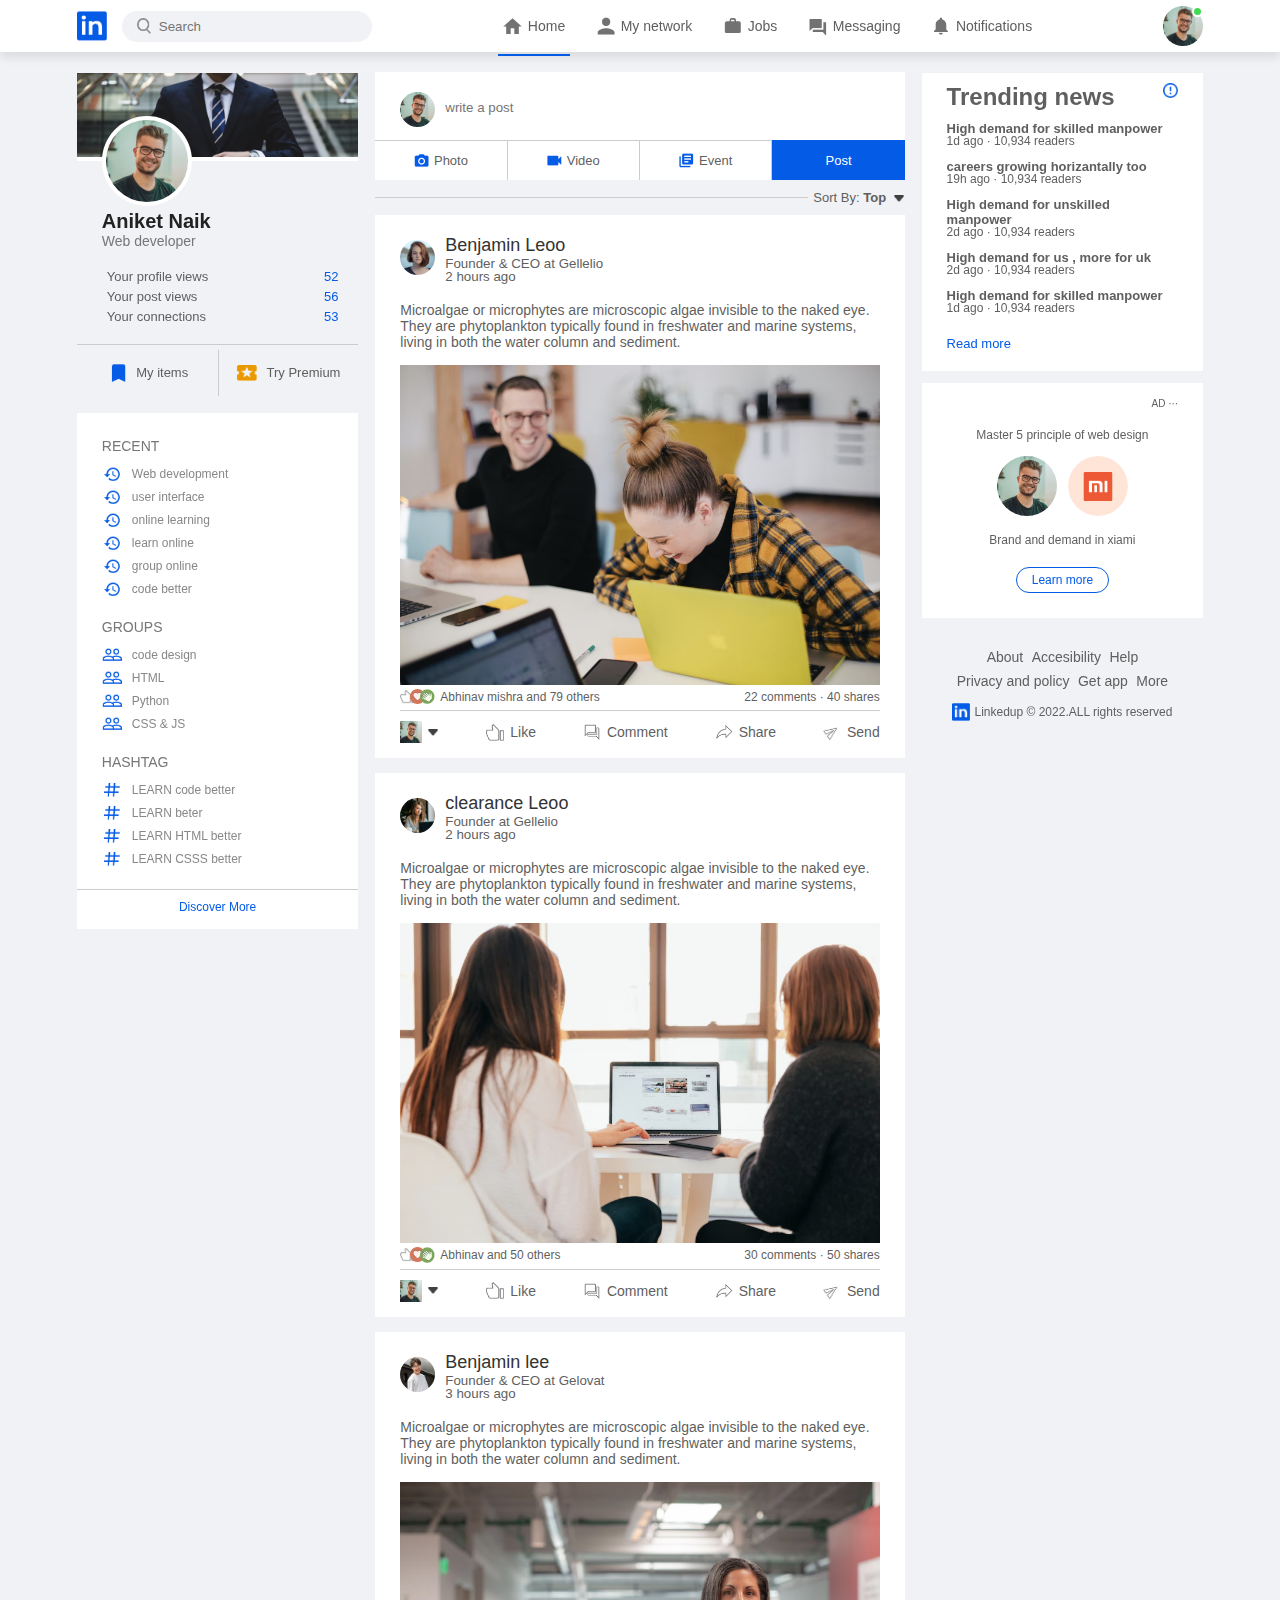
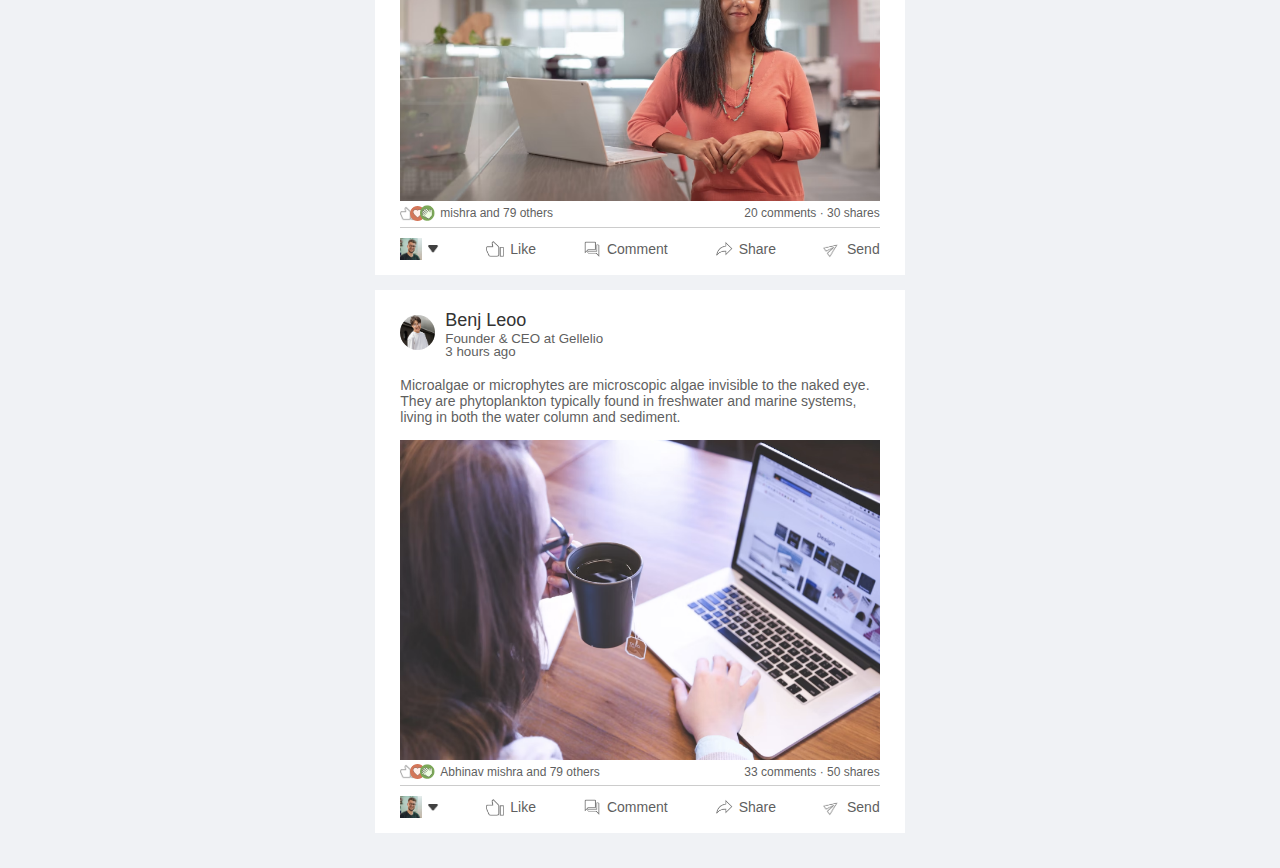
<file: index.html>
<!DOCTYPE html>
<html lang="en">
<head>
    <meta charset="UTF-8">
    <meta name="viewport" content="width=device-width, initial-scale=1.0">
    <title>Linkedin Clone</title>
    <link rel="stylesheet" href="style.css">
</head>
<body>
    <nav class="navbar">
        <div class="navbar-left">
            <a href="index.html" class="logo"><img src="logo.png " ></a>
            <div class="search-box">
                <img src="search.png" >
                <input type="text" placeholder="Search">
            </div>
        </div>
        <div class="navbar-centre">
            <ul>
                <li><a href="#" class="active-link"><img src="home.png"><span>Home</span></a></li>
                <li><a href="#"><img src="network.png"><span>My network</span></a></li>
                <li><a href="#"><img src="jobs.png"><span>Jobs</span></a></li>
                <li><a href="#"><img src="message.png"><span>Messaging</span></a></li>
                <li><a href="#"><img src="notification.png"><span>Notifications</span></a></li>

            </ul>
        </div>
        <div class="navbar-right">
            <div class="online">
                <img src="user-1.png" class="nav-profile-img"  onclick="toggleMenu()">
            </div>
        </div>
        <!--Profile dropdown-->
        <div class="profile-menu-wrap" id="profileMenu">
            <div class="profile-menu">
                <div class="user-info">
                    <img src="user-1.png" >
                    <div>
                        <h3>Aniket naik</h3>
                        <a href="index1.html"> See your profile</a>
                    </div>
                </div>
                <hr>
                <a href="#" class="profile-menu-link">
                    <img src="feedback.png">
                    <p>Give Feedback</p>
                    <span>></span>
                </a>

                <a href="#" class="profile-menu-link">
                    <img src="setting.png">
                    <p>Privacy & policy</p>
                    <span>></span>
                </a>

                <a href="#" class="profile-menu-link">
                    <img src="help.png">
                    <p>Help & Support</p>
                    <span>></span>
                </a>
                
                <a href="#" class="profile-menu-link">
                    <img src="display.png">
                    <p>Display & Accessibility</p>
                    <span>></span>
                </a>

                <a href="#" class="profile-menu-link">
                    <img src="logout.png">
                    <p>logout</p>
                    <span>></span>
                </a>
            </div>

        </div>
    </nav>
    
<!----_ _ _ _ _ navbar end _ _ _ _ _ _ _ -->
<div class="container">
    <!-- left-sidebar-->
    <div class="left-sidebar">
        <div class="sidebar-profile-box">
            <img src="cover-pic.png" width="100%">
        </div>
        <div class="sidebar-profile-info">
            <img src="user-1.png">
            <h1>Aniket Naik</h1>
            <h3>Web developer</h3>
            <ul>
                <li>Your profile views<span>52</span></li>
                <li>Your post  views<span>56</span></li>
                <li>Your connections<span>53</span></li>
            </ul>
        </div>
        <div class="sidebar-profile-link">
            <a href="#"><img src="items.png">My items</a>
            <a href="#"><img src="premium.png">Try Premium</a>
        </div>
        <div class="sidebar-activity" id="sidebarActivity">
            <h3>RECENT</h3>
            <a href="#"><img src="recent.png">Web development</a>
            <a href="#"><img src="recent.png">user interface</a>
            <a href="#"><img src="recent.png">online learning</a>
            <a href="#"><img src="recent.png">learn online</a>
            <a href="#"><img src="recent.png">group online</a>
            <a href="#"><img src="recent.png">code better</a>
            <h3>GROUPS</h3>
            <a href="#"><img src="group.png">code design</a>
            <a href="#"><img src="group.png">HTML</a>
            <a href="#"><img src="group.png">Python</a>
            <a href="#"><img src="group.png">CSS & JS</a>
            <h3>HASHTAG</h3>
            <a href="#"><img src="hashtag.png"> LEARN code better</a>
            <a href="#"><img src="hashtag.png"> LEARN  beter</a>
            <a href="#"><img src="hashtag.png"> LEARN  HTML better</a>
            <a href="#"><img src="hashtag.png"> LEARN CSSS better</a>
            <div class="discover-more">
                <a href="#">Discover More</a>
            </div>


        </div>
        <p id="show-more" onclick="toggleActivity()">Show More <b>+</b></p>
    </div>
<!-- main content-->
    <div class="main-content">
         <div class="create-post">
            <div class="create-post-input">
                <img src="user-1.png">
                <textarea rows="2" placeholder="write a post"></textarea>
             </div>
            <div class="create-post-link">
                <li><img src="photo.png" >Photo</li>
                <li><img src="video.png" >Video</li>
                <li><img src="event.png" >Event</li>
                <li>Post </li>

            </div> 
    </div>
    <div class="sort-by">
        <hr>
        <p>Sort By: <span>Top <img src="down-arrow.png"></span></p>
    </div>
    <div class="post">
        <div class="post-author">
            <img src="user-3.png" >
            <div>
                <h1>Benjamin Leoo</h1>
                <small>Founder & CEO at Gellelio</small>
                <small>2 hours ago </small>
            </div>
        </div>
        <p>Microalgae or microphytes are microscopic algae invisible to the naked eye. They are phytoplankton typically found in freshwater and marine systems, living in both the water column and sediment.</p>
        <img src="post-image-1.png" width="100%">
        <div class="post-stats">
            <div>
                <img src="thumbsup.png" >
                <img src="love.png" >
                <img src="clap.png" >
                <span class="liked-user"> Abhinav mishra and 79 others</span>
            </div>
            <div>
                <span>22 comments &middot; 40 shares</span>
            </div>
        </div>
        <div class="post-activity">
            <div>
            <img src="user-1.png" class="post-activity-user-icon">
            <img src="down-arrow.png" class="post-activity-arrow-icon">
            </div>
            <div class="post-activity-link">
                <img src="like.png" >
                <span>Like</span>
            </div>
            <div class="post-activity-link">
                <img src="comment.png" >
                <span>Comment</span>
            </div>
            <div class="post-activity-link">
                <img src="share.png" >
                <span>Share</span>
            </div >
            <div class="post-activity-link">
                <img src="send.png" >
                <span>Send</span>
            </div>



        </div>

    </div>
    <div class="post">
        <div class="post-author">
            <img src="user-4.png" >
            <div>
                <h1>clearance Leoo</h1>
                <small>Founder  at Gellelio</small>
                <small>2 hours ago </small>
            </div>
        </div>
        <p>Microalgae or microphytes are microscopic algae invisible to the naked eye. They are phytoplankton typically found in freshwater and marine systems, living in both the water column and sediment.</p>
        <img src="post-image-2.png" width="100%">
        <div class="post-stats">
            <div>
                <img src="thumbsup.png" >
                <img src="love.png" >
                <img src="clap.png" >
                <span class="liked-user"> Abhinav and 50 others</span>
            </div>
            <div>
                <span>30 comments &middot; 50 shares</span>
            </div>
        </div>
        <div class="post-activity">
            <div>
            <img src="user-1.png" class="post-activity-user-icon">
            <img src="down-arrow.png" class="post-activity-arrow-icon">
            </div>
            <div class="post-activity-link">
                <img src="like.png" >
                <span>Like</span>
            </div>
            <div class="post-activity-link">
                <img src="comment.png" >
                <span>Comment</span>
            </div>
            <div class="post-activity-link">
                <img src="share.png" >
                <span>Share</span>
            </div >
            <div class="post-activity-link">
                <img src="send.png" >
                <span>Send</span>
            </div>
         </div>

    </div>
    <div class="post">
        <div class="post-author">
            <img src="user-5.png" >
            <div>
                <h1>Benjamin lee</h1>
                <small>Founder & CEO at Gelovat</small>
                <small>3 hours ago </small>
            </div>
        </div>
        <p>Microalgae or microphytes are microscopic algae invisible to the naked eye. They are phytoplankton typically found in freshwater and marine systems, living in both the water column and sediment.</p>
        <img src="post-image-3.png" width="100%">
        <div class="post-stats">
            <div>
                <img src="thumbsup.png" >
                <img src="love.png" >
                <img src="clap.png" >
                <span class="liked-user">  mishra and 79 others</span>
            </div>
            <div>
                <span>20 comments &middot; 30 shares</span>
            </div>
        </div>
        <div class="post-activity">
            <div>
            <img src="user-1.png" class="post-activity-user-icon">
            <img src="down-arrow.png" class="post-activity-arrow-icon">
            </div>
            <div class="post-activity-link">
                <img src="like.png" >
                <span>Like</span>
            </div>
            <div class="post-activity-link">
                <img src="comment.png" >
                <span>Comment</span>
            </div>
            <div class="post-activity-link">
                <img src="share.png" >
                <span>Share</span>
            </div >
            <div class="post-activity-link">
                <img src="send.png" >
                <span>Send</span>
            </div>



        </div>

    </div>
    <div class="post">
        <div class="post-author">
            <img src="user-5.png" >
            <div>
                <h1>Benj Leoo</h1>
                <small>Founder & CEO at Gellelio</small>
                <small>3 hours ago </small>
            </div>
        </div>
        <p>Microalgae or microphytes are microscopic algae invisible to the naked eye. They are phytoplankton typically found in freshwater and marine systems, living in both the water column and sediment.</p>
        <img src="post-image-4.png" width="100%">
        <div class="post-stats">
            <div>
                <img src="thumbsup.png" >
                <img src="love.png" >
                <img src="clap.png" >
                <span class="liked-user"> Abhinav mishra and 79 others</span>
            </div>
            <div>
                <span>33 comments &middot; 50 shares</span>
            </div>
        </div>
        <div class="post-activity">
            <div>
            <img src="user-1.png" class="post-activity-user-icon">
            <img src="down-arrow.png" class="post-activity-arrow-icon">
            </div>
            <div class="post-activity-link">
                <img src="like.png" >
                <span>Like</span>
            </div>
            <div class="post-activity-link">
                <img src="comment.png" >
                <span>Comment</span>
            </div>
            <div class="post-activity-link">
                <img src="share.png" >
                <span>Share</span>
            </div >
            <div class="post-activity-link">
                <img src="send.png" >
                <span>Send</span>
            </div>



        </div>

    </div>
 </div>



    <!-- right-sidebar-->
    <div class="right-sidebar">
        <div class="sidebar-news">
            <img src="more.png" class="info-icon">
            <h2>Trending news</h3>
            <a href="#">High demand for skilled manpower</a>
            <span>1d ago  &middot; 10,934 readers</span>
            
            <a href="#">careers growing horizantally too</a>
            <span>19h ago &middot; 10,934 readers</span>

            <a href="#">High demand for unskilled manpower</a>
            <span>2d ago &middot; 10,934 readers</span>

            
            <a href="#">High demand for us , more for uk </a>
            <span>2d ago &middot; 10,934 readers</span>
            
            <a href="#">High demand for skilled manpower</a>
            <span>1d ago &middot; 10,934 readers</span>

            <a href="#" class="read-more">Read more</a>
        </div>
        <div class="sidebar-ads">
            <small>AD &middot;&middot;&middot;</small>
            <p>Master 5 principle of web design</p>
            <div>
                <img src="user-1.png" >
                <img src="mi-logo.png" >
            </div>
            <b>Brand and demand in xiami</b>
            <a href="#" class="ad-link">Learn more</a>
        </div>
        <div class="sidebar-useful-links">
            <a href="#">About</a>
            <a href="#">Accesibility</a>
            <a href="#">Help</a>
            <a href="#">Privacy and policy</a>
            <a href="#">Get app</a>
            <a href="#">More</a>

            <div class="copyright-msg">
                <img src="logo.png" >
                <p>Linkedup &#169; 2022.ALL rights  reserved</p>
            </div>
        </div>
    </div>

</div>

    <script>
        let profileMenu = document.getElementById("profileMenu");
        function toggleMenu() {
            profileMenu.classList.toggle("open-menu");
        }

        let sideActivity =document.getElementById("sidebarActivity")
        let showmore =document.getElementById("show-more")
        function toggleActivity(){
            sideActivity.classList.toggle("open-activity");
        }

    </script>
</body>
</html>
</file>
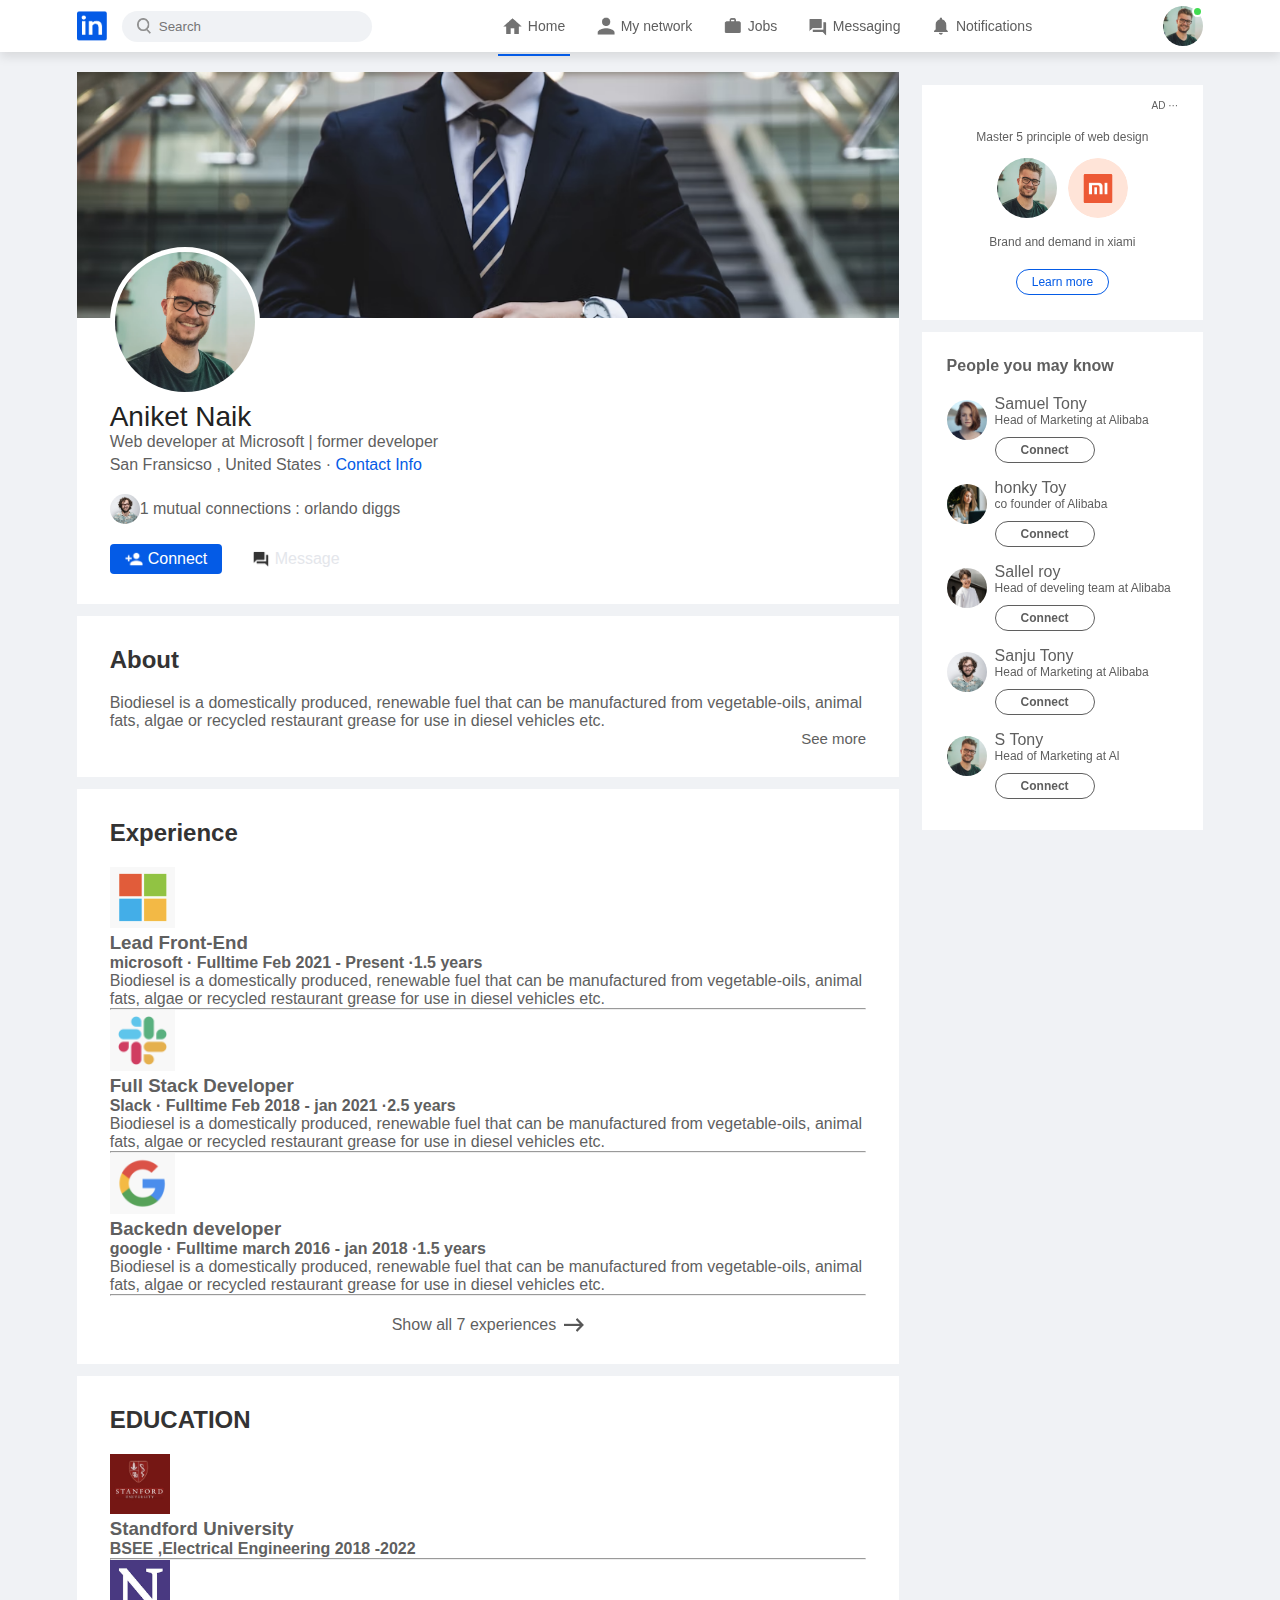
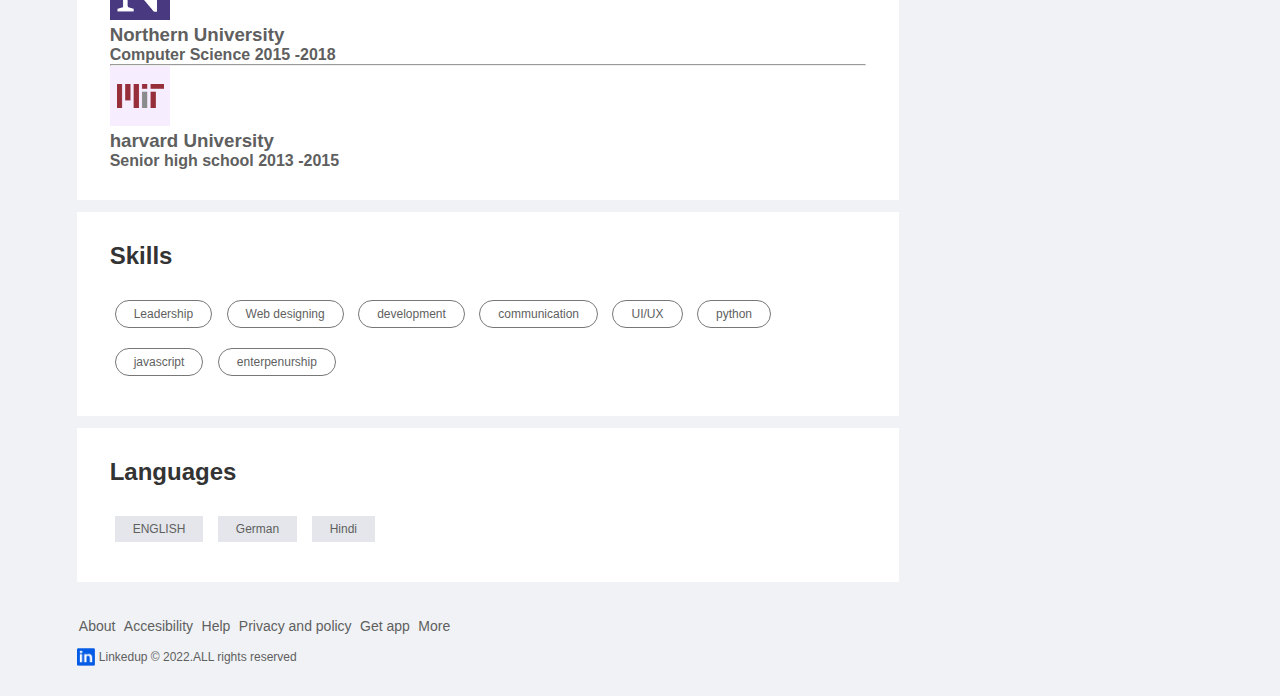
<file: index1.html>
<!DOCTYPE html>
<html lang="en">
<head>
    <meta charset="UTF-8">
    <meta name="viewport" content="width=device-width, initial-scale=1.0">
    <title>Profile</title>
    <link rel="stylesheet" href="style.css">
</head>
<body>
    <nav class="navbar">
        <div class="navbar-left">
            <a href="index.html" class="logo"><img src="logo.png " ></a>
            <div class="search-box">
                <img src="search.png" >
                <input type="text" placeholder="Search">
            </div>
        </div>
        <div class="navbar-centre">
            <ul>
                <li><a href="#" class="active-link"><img src="home.png"><span>Home</span></a></li>
                <li><a href="#"><img src="network.png"><span>My network</span></a></li>
                <li><a href="#"><img src="jobs.png"><span>Jobs</span></a></li>
                <li><a href="#"><img src="message.png"><span>Messaging</span></a></li>
                <li><a href="#"><img src="notification.png"><span>Notifications</span></a></li>

            </ul>
        </div>
        <div class="navbar-right">
            <div class="online">
                <img src="user-1.png" class="nav-profile-img"  onclick="toggleMenu()">
            </div>
        </div>
        <!--Profile dropdown-->
        <div class="profile-menu-wrap" id="profileMenu">
            <div class="profile-menu">
                <div class="user-info">
                    <img src="user-1.png" >
                    <div>
                        <h3>Aniket naik</h3>
                        <a href="index1.html"> See your profile</a>
                    </div>
                </div>
                <hr>
                <a href="#" class="profile-menu-link">
                    <img src="feedback.png">
                    <p>Give Feedback</p>
                    <span>></span>
                </a>

                <a href="#" class="profile-menu-link">
                    <img src="setting.png">
                    <p>Privacy & policy</p>
                    <span>></span>
                </a>

                <a href="#" class="profile-menu-link">
                    <img src="help.png">
                    <p>Help & Support</p>
                    <span>></span>
                </a>
                
                <a href="#" class="profile-menu-link">
                    <img src="display.png">
                    <p>Display & Accessibility</p>
                    <span>></span>
                </a>

                <a href="#" class="profile-menu-link">
                    <img src="logout.png">
                    <p>logout</p>
                    <span>></span>
                </a>
            </div>

        </div>
    </nav>
    
<!----_ _ _ _ _ navbar end _ _ _ _ _ _ _ -->
<div class="container">
    <div class="profile-main">
        <div class="profile-container">
            <img src="cover-pic.png" width="100%">
            <div class="profile-container-inner">
                <img src="user-1.png" class="profile-pic">
                <h1>Aniket Naik</h1>
                <b>Web developer at Microsoft | former developer</b>
                <p>San Fransicso , United States &middot; <a href="#">Contact Info </a></p>
                <div class="mutual-connections">
                    <img src="user-2.png" alt="">
                    <span>1 mutual connections : orlando diggs</span>
                </div>
                <div class="profile-btn">
                    <a href="#" class="pri-btn"><img src="connect.png" alt="">Connect</a>
                    <a href="#"><img src="chat.png" alt="">Message</a>

                </div>
            </div>

        </div>
        <div class="profile-description">
            <h2>About</h2>
            <p>Biodiesel is a domestically produced, renewable fuel that can be manufactured from vegetable-oils, animal fats, algae or recycled restaurant grease for use in diesel vehicles etc.
            </p>
            <a href="#"  class="see-more-link">See more</a>
        </div>
        <div class="profile-description">
            <h2>Experience</h2>
            <div class="profile-desc-row">
                <img src="microsoft.png" alt="">
                <div>
                    <h3>Lead Front-End</h3>
                    <b>microsoft &middot; Fulltime</b>
                    <b>Feb 2021 - Present &middot;1.5 years</b>
                    <p>Biodiesel is a domestically produced, renewable fuel that can be manufactured from vegetable-oils, animal fats, algae or recycled restaurant grease for use in diesel vehicles etc.
                <hr>
                </div>
            </div>

            <div class="profile-desc-row">
                <img src="slack.png" alt="">
                <div>
                    <h3>Full Stack Developer</h3>
                    <b>Slack &middot; Fulltime</b>
                    <b>Feb 2018 - jan 2021 &middot;2.5 years</b>
                    <p>Biodiesel is a domestically produced, renewable fuel that can be manufactured from vegetable-oils, animal fats, algae or recycled restaurant grease for use in diesel vehicles etc.
                <hr>
                </div>
            </div>
            <div class="profile-desc-row">
                <img src="google.png" alt="">
                <div>
                    <h3>Backedn developer</h3>
                    <b>google &middot; Fulltime</b>
                    <b>march 2016 - jan 2018 &middot;1.5 years</b>
                    <p>Biodiesel is a domestically produced, renewable fuel that can be manufactured from vegetable-oils, animal fats, algae or recycled restaurant grease for use in diesel vehicles etc.
                
                </div>
            </div>

            <hr>
            <a href="#" class="exp-link">Show all 7 experiences <img src="right-arrow.png"></a>
        </div>
        <div class="profile-description">
            <h2>EDUCATION</h2>
           
            <div class="profile-desc-row">
                <img src="stanford.png" alt="">
                <div>
                    <h3>Standford University</h3>
                    <b>BSEE ,Electrical Engineering </b>
                    <b>2018 -2022</b>
                    <hr>
                </div>
            </div>
            <div class="profile-desc-row">
                <img src="north.png" alt="">
                <div>
                    <h3>Northern University</h3>
                    <b>Computer Science</b>
                    <b>2015 -2018</b>
                    <hr>
                </div>
            </div>
            <div class="profile-desc-row">
                <img src="mit.png" alt="">
                <div>
                    <h3>harvard University</h3>
                    <b>Senior high school</b>
                    <b>2013 -2015</b>
                    
                </div>
            </div>
        </div>
        <div class="profile-description">
            <h2>Skills</h2>
            <a href="#" class="skills-btn">Leadership</a>
            <a href="#" class="skills-btn">Web designing</a>
            <a href="#" class="skills-btn">development</a>
            <a href="#" class="skills-btn">communication</a>
            <a href="#" class="skills-btn">UI/UX</a>
            <a href="#" class="skills-btn">python</a>
            <a href="#" class="skills-btn">javascript</a>
            <a href="#" class="skills-btn">enterpenurship</a>

        </div>
        <div class="profile-description">
            <h2>Languages</h2>
            <a href="#" class="LANG-btn">ENGLISH</a>
            <a href="#" class="LANG-btn">German</a>
            <a href="#" class="LANG-btn">Hindi</a>

        </div>





    </div>
        <div class="profile-side">
            <div class="sidebar-ads">
                <small>AD &middot;&middot;&middot;</small>
                <p>Master 5 principle of web design</p>
                <div>
                    <img src="user-1.png" >
                    <img src="mi-logo.png" >
                </div>
                <b>Brand and demand in xiami</b>
                <a href="#" class="ad-link">Learn more</a>
            </div>
            <div class="sidebar-people">
                <h3>People you may know</h3>
                <div class="sidebar-people-row">
                    <img src="user-3.png" alt="">
                    <div>
                        <h2>Samuel Tony</h2>
                        <p>Head of  Marketing at Alibaba</p>
                        <a href="#">Connect</a>
                    </div>

                </div>
                <div class="sidebar-people-row">
                    <img src="user-4.png" alt="">
                    <div>
                        <h2>honky Toy</h2>
                        <p>co founder  of  Alibaba</p>
                        <a href="#">Connect</a>
                    </div>

                </div><div class="sidebar-people-row">
                    <img src="user-5.png" alt="">
                    <div>
                        <h2>Sallel roy</h2>
                        <p>Head of  develing team at Alibaba</p>
                        <a href="#">Connect</a>
                    </div>

                </div><div class="sidebar-people-row">
                    <img src="user-2.png" alt="">
                    <div>
                        <h2>Sanju Tony</h2>
                        <p>Head of  Marketing at Alibaba</p>
                        <a href="#">Connect</a>
                    </div>

                </div>
                <div class="sidebar-people-row">
                    <img src="user-1.png" alt="">
                    <div>
                        <h2>S Tony</h2>
                        <p>Head of  Marketing at Al</p>
                        <a href="#">Connect</a>
                    </div>

                </div>
            </div>
        </div>
    </div>

    <div class="profile-footer">
        <div class="sidebar-useful-links">
            <a href="#">About</a>
            <a href="#">Accesibility</a>
            <a href="#">Help</a>
            <a href="#">Privacy and policy</a>
            <a href="#">Get app</a>
            <a href="#">More</a>

            <div class="copyright-msg">
                <img src="logo.png" >
                <p>Linkedup &#169; 2022.ALL rights  reserved</p>
            </div>
        </div>
    </div>
</div>

<script>
    let profileMenu = document.getElementById("profileMenu");
    function toggleMenu() {
        profileMenu.classList.toggle("open-menu");
    }
</script>
</body>
</html>
</file>
<file: style.css>
*{
    margin: 0;
    padding: 0;
    font-family: 'poppins',sans-serif;
    box-sizing: border-box;
}
body{
    background: #f0f2f5;
    color: #5f5f5f;
}
a{
    text-decoration: none;
    color: #5f5f5f;
}
.navbar{
    display: flex;
    align-items: center;
    justify-content: space-between;
    background: #fff;
    padding: 6px 6%;
    position: sticky;
    top: 0;
    z-index: 100;
    box-shadow:0 5px 10px rgba(0, 0, 0, 0.1);

}
.logo img {
    width: 30px;
    margin-right: 15px;
    display: block;
}
.search-box{
    background: #f0f2f5;
    width: 250px;
    border-radius: 20px;
    display: flex;
    align-items: center;
    padding: 0 15px;

}
.search-box img{
    width: 14px;
}
.search-box input{
    width: 100%;
    background: transparent;
    padding: 8px;
    outline: none;
    border: none;
}
.navbar-left{
    display: flex;
    align-items: center;
}
.navbar-centre ul li  {
    display: inline-block;
    list-style: none;
}


.navbar-centre ul li a {
    display: flex;
    align-items: center;
    font-size: 14px;
    margin: 5px 8px;
    padding-right: 5px;
    position: relative;
}
.navbar-centre ul li a img {
    width: 30px;
}

.navbar-centre ul li a::after{
    content: '';
    width: 0;
    height: 2px;
    background: #045be6;
    position: absolute;
    bottom: -15px;
    transition: width 0.3s;
}
.navbar-centre ul li a:hover::after{
    width: 100%;
}
.navbar-centre ul li a.active-link::after{
    width: 100%;
}
.nav-profile-img{
    width: 40px;
    border-radius: 50%;
    display: block;
    cursor: pointer;
    position: relative;
}
.online{
    position: relative;
}
.online::after{
    content: '';
    width: 7px;
    height: 7px;
    border: 2px solid #fff;
    border-radius: 50%;
    top: 0;
    right: 0;
    background: #41db51;
    position: absolute;
}
/*_ _ _ _ _ navbar end _ _ _ _ _ _ _*/
.container{
    padding: 20px 6%;
    display: flex;
    flex-wrap: wrap;
    justify-content: space-between;
}
.left-sidebar{
    flex-basis: 25%;
    align-self: flex-start;
    position: sticky;
    top: 73px;
}
.right-sidebar{
    flex-basis: 25%;
    align-self: flex-start;
    position: sticky;
    top: 73px;

}

.sidebar-profile-box{
    background: #fff;
}
.sidebar-profile-info{
    padding: 0 25px;
}
.sidebar-profile-info img{
    width: 90px;
    border-radius: 50%;
    background: #fff;
    padding: 4px;
    margin-top: -45px;
}
.sidebar-profile-info h1{
    font-size: 20px;
    font-weight: 600;
    color: #222;

}
.sidebar-profile-info h3{
    font-size: 14px;
    font-weight: 500;
    color: #777;
}
.sidebar-profile-info ul{
    list-style: none;
    margin: 20px 0;
}
.sidebar-profile-info ul li {
    width: 100%;
    margin: 5px 5px;
    font-size: 13px;
}
.sidebar-profile-info ul li span {
    float: right;
    color: #045be6;
}
.sidebar-profile-link{
    display: flex;
    align-items: center;
    border-top: 1px solid #ccc;
}
.sidebar-profile-link a {
    flex-basis: 50%;
    display: flex;
    align-items: center;
    justify-content: center;
    padding: 15px 0;
    border-left: 1px solid #ccc;
    font-size: 13px;
}
.sidebar-profile-link a:first-child{
    border-left: 0;
}

.sidebar-profile-link a img {
    width: 20px;
    margin-right: 10px;
}

.sidebar-activity{
    background: #fff;
    padding: 5px 25px;
    margin: 12px 0;

}
.sidebar-activity h3{
    color: #777;
    font-size: 14px;
    font-weight: 500;
    margin: 20px 0  10px;
}
.sidebar-activity a {
    display: flex;
    align-items: center;
    font-size: 12px;
    font-weight: 500;
    color: #888;
    margin: 3px 0;

}
.sidebar-activity a img {
    width: 20px;
    margin-right: 10px;
}
.discover-more{
    border-top: 1px solid #ccc;
    text-align: center;
    margin-top: 20px;
    margin-left: -25px;
    margin-right: -25px;
}
.discover-more a {
    color:#045be6;
    display: inline-block;
    margin: 10px 0;

}

.sidebar-news{
    background: #fff;
    padding: 10px 25px;
}
.info-icon{
    width: 15px;
    float: right;
}
sidebar-news h3 {
    font-size: 18px;
    color:#333 ;
    font-weight: 600;
    margin: 10px 0 30px;
}
.sidebar-news a{
    display: block;
    font-size: 13px;
    font-weight: 600;
    margin-top: 10px;
    margin-bottom: -5px;

}
.sidebar-news span {
    font-size: 12px;
}
.sidebar-news .read-more{
    color: #045be6;
    font-weight: 500;
    margin: 20px 0 10px;
}
.sidebar-ads{
    background: #fff;
    padding: 15px 25px;
    text-align: center;
    margin: 12px 0;
    font-size: 12px;
}
.sidebar-ads img {
    border-radius: 50%;
    width: 60px;
    margin: 4px;
}
.sidebar-ads small{
    float: right;
    font-weight: 500;
}
.sidebar-ads p {
    margin-top: 30px;
    margin-bottom: 10px;
} 
.sidebar-ads b {
    display: block;
    font-weight: 500;
    margin-top: 10px;
}
.ad-link{
    display: inline-block;
    border: 1px solid #045be6;
    border-radius: 30px;
    padding: 5px 15px;
    color: #045be6;
    font-weight: 500;
    margin: 20px auto 10px;

}
.sidebar-useful-links{
    padding: 15px 25px;
    text-align: center;
}
.sidebar-useful-links a{
    display: inline-block;
    font-size: 14px;
    margin: 4px 2px;
}
.copyright-msg {
    display: flex;
    align-items: center;
    justify-content: center;
    font-size: 12px;
    margin-top: 10px;
    font-weight: 500;
}
.copyright-msg img{
    width:18px;
    margin-right: 4px;
}
.main-content{
    flex-basis: 47%;
}
.create-post{
    background: white;

}
.create-post-input{
    padding: 20px 25px 10px;
    display: flex;
    align-items: flex-start;
}
.create-post-input img{
    width: 35px;
    border-radius: 50%;
    margin-right: 10px;

}
.create-post-input textarea{
    width: 100%;
    border: 0;
    outline: 0;
    resize: none;
    background: transparent;
    margin-top: 8px;
}
::placeholder{
    font-weight: 500;
}
.create-post-link{
    display: flex;
    align-items: flex-start;
}
.create-post-link li {
    list-style: none;
    border-top: 1px solid #ccc;
    border-right :1px solid #ccc;
    flex-basis: 25%;
    font-size: 13px;
    height: 40px;
    display: flex;
    align-items: center;
    justify-content: center;
    cursor: pointer;
}
.create-post-link li img {
    width:15px;
    margin-right: 5px;
}
.create-post-link li:last-child {
    background: #045be6;
    color: #fff;
    border-top: 0;
    border-right: 0;
}
.sort-by{
    display: flex;
    align-items: center;
    margin: 10px 0;
}
.sort-by hr{
    flex:1;
    border: 0;
    height: 1px;
    background: #ccc;
}
.sort-by p{
    font-size: 13px;
    padding-left: 5px;
}
.sort-by p span {  
    font-weight: 600;
    cursor: pointer;
}
.sort-by p span img {  
    width: 12px;
    margin-left: 3px;
}
.post{
    background: #fff;
    padding: 20px 25px 5px;
    margin: 5px 0 15px;

}
.post-author{
    display: flex;
    align-items: flex-start;
    margin-bottom: 20px;
}
.post-author img{
    width:35px ;
    border-radius: 50%;
    margin-right: 10px;
    margin-top: 5px;
}
.post-author h1{
    font-size: 18px;
    font-weight: 500;
    color: #333;
}
.post-author small{
    display: block;
    margin-bottom: -2px;

}
.post p{
    font-size: 14px;
    margin-bottom: 15px;
}
.post-stats{
    display: flex;
    flex-wrap: wrap;
    align-items: center;
    justify-content: space-between;
    font-size: 12px;
    border-bottom: 1px solid #ccc;
    padding-bottom: 6px;
}
.post-stats div {
    display: flex;
    align-items: center;
}
.post-stats img {
    width: 15px;
    margin-right: -5px;
}
.liked-user{
    margin-left: 10px;
}
.post-activity{
    display: flex;
    align-items: center;
    justify-content: space-between;
    padding: 10px 0;
    font-size: 14px;
    font-weight: 500;
}

.post-activity div{
    display: flex;
    align-items: center;
}
.post-activity-user-icon{
    width: 22px;
    border-radius: 50;
}
.post-activity-arrow-icon{
    width: 12px;
    margin-left: 5px;
}
.post-activity-link img{
    width: 18px;
    margin-right: 6px;

}


.profile-menu-wrap{
    position: absolute;
    top: 100%;
    right: 5%;
    width: 320px;
    max-height: 0;
    overflow: hidden;
    transition: max-height 0.5s;
}
.profile-menu-wrap.open-menu{
    max-height: 400px;

}

.profile-menu{
    background: #222;
    color:#fff ;
    padding: 20px;
    margin: 10px;

}
.user-info{
    display: flex;
    align-items: center;
}
.user-info img{
    width: 50px;
    border-radius: 50%;
    margin-right: 15px;
}
.user-info h3{
    font-weight: 500;
    margin-bottom: -7px;
}
.user-info a{
    color: #c9dbf8;
    font-size: 13px;
}
.profile-menu hr{
    border: 0;
    height: 1px;
    width: 100%;
    background: #fff;
    margin: 15px 0 10px;
}
.profile-menu-link{
    display: flex;
    align-items: center;
    margin: 12px 0;
    color: #fff;
    font-size: 14px;
}
.profile-menu-link p{
    width: 100%;
}
.profile-menu-link img{
    width: 35px;
    border-radius: 50%;
    margin-right: 15px;
}
/*profile main */

.profile-main{
flex-basis: 73%;
}

.profile-side{
    flex-basis: 25%;
    align-self: flex-start;
    position: sticky;
    top:73px;

}
.profile-container{
background: #fff;
}
.profile-container-inner{
    padding: 0 4% 10px;
}
.profile-pic{
    width: 150px;
    border-radius: 50%;
    margin-top: -75px;
    padding: 5px;
    background: #fff;
}
.profile-container h1{
    font-size: 28px;
    font-weight: 500;
    color: #222;
}
.profile-container b {
    font-weight: 500;
}
.profile-container p {
    margin-top: 5px;
}
.profile-container p  a {
    color:#045be6;
    font-weight: 500;
}
.mutual-connections{
    display: flex;
    align-items: center;
    margin: 20px 0 ;
}

.mutual-connections img{
    width: 30px;
    border-radius: 50%;


}
.profile-btn{
    margin: 20px 0;
}
.profile-btn a {
    display: inline-flex;
    align-items: center;
    color: #e4e6eb;
    padding: 6px 15px;
    border-radius: 4px;
    margin-right:10px ;
}
.profile-btn a img {
    width: 18px;
    margin-right: 5px;
}
.profile-btn .pri-btn {
    background: #045be6;
    color: #fff;
}
.profile-description{
    background: #fff;
    padding: 20px 4% 30px;
    margin: 12px 0;

}
.profile-description h2{
    color: #333;
    margin: 10px 0 20px;
    font-weight: 600;
}
.see-more-link{
    display: block;
    text-align: right;
    font-size: 15px;
}
.exp-link{
    display: flex;
    align-items: center;
    justify-content: center;
    font-weight: 500;
    padding-top: 20px;


}
.exp-link img{
    width: 20px;
    margin-left: 8px;

}
.skills-btn{
    display: inline-block;
    margin: 10px 5px;
    padding: 6px 18px;
    border: 1px solid #777;
    font-weight: 500;
    border-radius: 30px;
    font-size: 12px;
}
.LANG-btn{
    display: inline-block;
    margin: 10px 5px;
    padding: 6px 18px;
    background: #e4e6eb;
    font-size: 12px;
    font-weight: 500;
}
.profile-side.sidebar-ads{
    margin: 0;
}
.sidebar-people{
    background: #fff;
    padding: 15px 25px;
    margin: 12px 0;
    font-size: 12px;
}
.sidebar-people h3{
    font-size: 16px;
    font-weight: 600;
    margin: 10px 0 20px;
}
.sidebar-people-row{
    display: flex;
    align-items: flex-start;
    margin: 6px 0;
}
.sidebar-people-row img{
    width: 40px;
    border-radius: 50%;
    margin-right: 8px;
    margin-top: 5px;
}
.sidebar-people-row h2{
    font-size: 16px;
    font-weight: 500;
}
.sidebar-people-row a {
    display: inline-block;
    margin: 10px 0;
    padding: 5px 25px;
    border: 1px solid #5f5f5f;
    border-radius: 60px;
    font-weight: 600;
}
.profile-footer{
    padding: 0 6% 30px;
}
.profile-footer .sidebar-useful-links{
    text-align: left;
    padding: 0;
}
.profile-footer .copyright-msg{
    justify-content: flex-start;
}
#show-more{
    display: none;
}


@media screen and  (max-width:600px) { 
    .search-box{
    background: transparent;
    width: auto;
    padding: 0;
}
.search-box input{
    width: 0;
    height: 0;
}
.navbar-centre ul li a span{
    display: none;
}
.navbar-centre ul li a {
    padding-right: 0;
    margin: 5px;
}
.nav-profile-img{
    width: 30px;
}
.container{
    padding: 15px 3%;

}
.left-sidebar,.right-sidebar{
    flex-basis: 100%;
    position: relative;
    top: unset;
}
.main-content{
    flex-basis: 100%;
}
.post-stats div{
    margin: 2px 0;

}
.post-activity-link span{
    display: none;

}
.post-activity-link img{
    margin: 0;
}
.profile-main,.profile-side{
    flex-basis: 100%;
}
.profile-container{
    font-size: 14px;
}
.profile-pic{
    width: 100%;
    margin-top: -50px;
}
.profile-description{
    font-size: 14px;
}
#show-more{
    display: block;
    width: fit-content;
    margin: 10px auto;
    font-size: 14px;
    cursor: pointer;
}
.sidebar-activity{
    display: none;
}
.sidebar-activity.open-activity{
    display: block;
}




}
</file>
